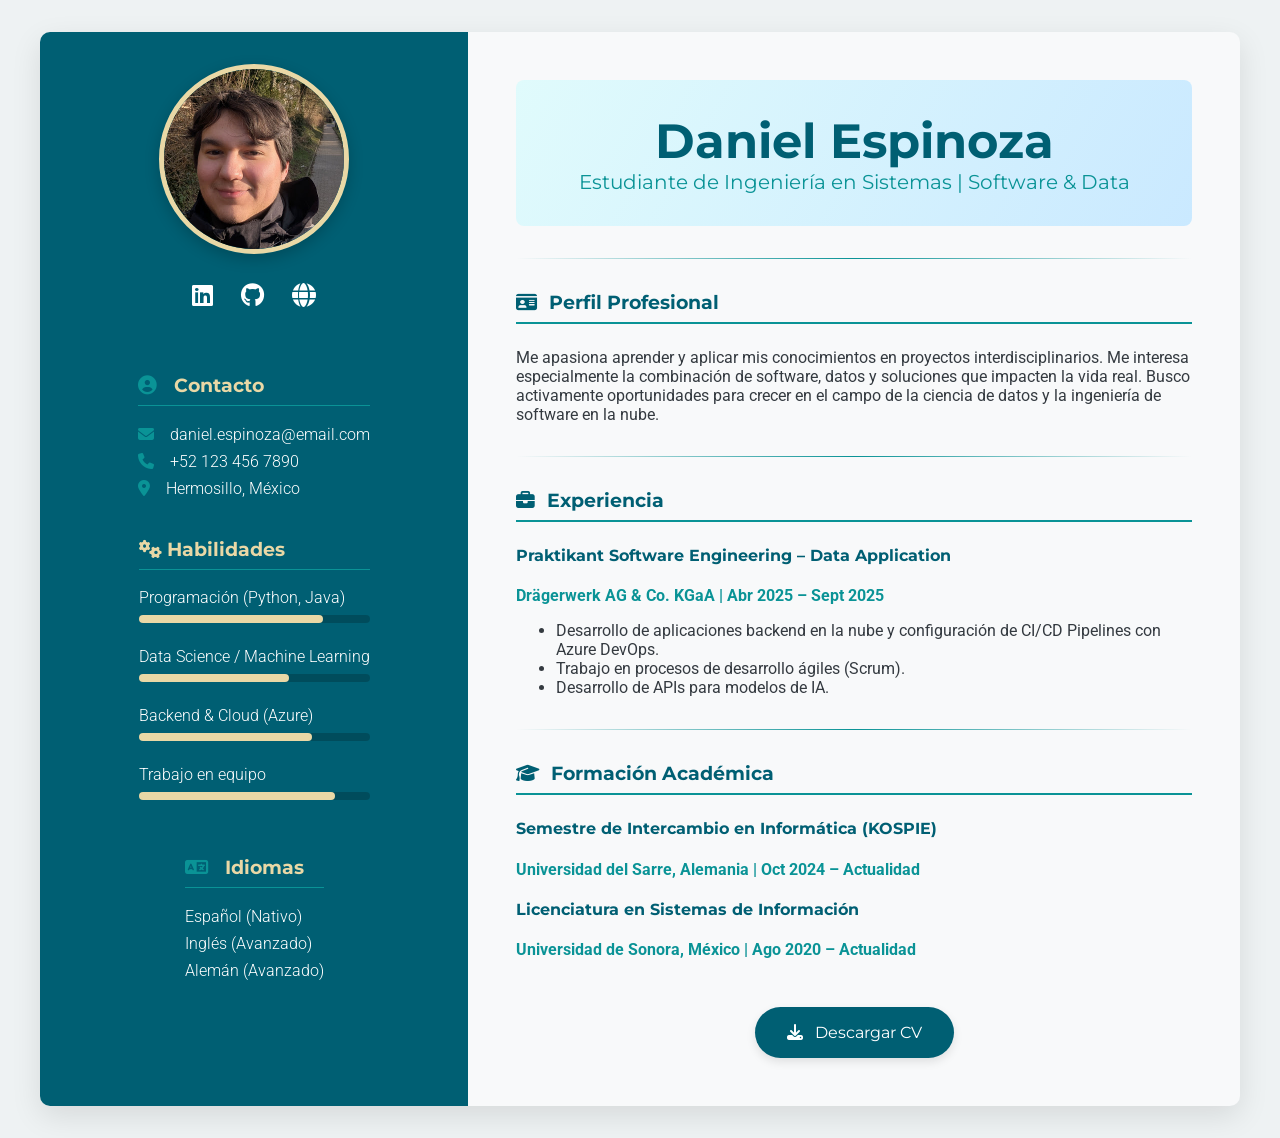
<file: Actividad 11/index.html>
<!DOCTYPE html>
<html lang="es">
<head>
    <meta charset="UTF-8" />
    <meta name="viewport" content="width=device-width, initial-scale=1.0" />
    <title>CV Daniel Espinoza - Diseño Moderno</title>
    <link rel="stylesheet" href="css/styles.css" />
    
    <link 
        rel="stylesheet" 
        href="https://cdnjs.cloudflare.com/ajax/libs/font-awesome/6.5.2/css/all.min.css" 
        integrity="sha512-SnH5WK+bZxgPHs44uWIX+LLJAJ9/2PkPKZ5QiAj6Ta86w+fsb2TkcmfRyVX3pBnMFcV7oQPJkl9QevSCWr3W6A==" 
        crossorigin="anonymous" 
        referrerpolicy="no-referrer" />
    <link rel="preconnect" href="https://fonts.googleapis.com">
    <link rel="preconnect" href="https://fonts.gstatic.com" crossorigin>
    <link href="https://fonts.googleapis.com/css2?family=Roboto:wght@300;400;700&family=Montserrat:wght@700&display=swap" rel="stylesheet">
</head>
<body>
    <div class="cv-container">
        <aside class="left-column">
            <div class="profile-section">
                <img src="./yo.jpg" alt="Foto de perfil de Daniel Espinoza" class="profile-pic"/>
                <div class="social-links">
                    <a href="https://www.linkedin.com/in/danielespz/" target="_blank" rel="noopener noreferrer" aria-label="LinkedIn"><i class="fab fa-linkedin"></i></a>
                    <a href="https://github.com/daeb2222" target="_blank" rel="noopener noreferrer" aria-label="GitHub"><i class="fab fa-github"></i></a>
                    <a href="" target="_blank" rel="noopener noreferrer" aria-label="Portfolio"><i class="fas fa-globe"></i></a>
                </div>
            </div>

            <div class="info-section">
                <h3><i class="fas fa-user-circle"></i> Contacto</h3>
                <p><i class="fas fa-envelope"></i> daniel.espinoza@email.com</p>
                <p><i class="fas fa-phone"></i> +52 123 456 7890</p>
                <p><i class="fas fa-map-marker-alt"></i> Hermosillo, México</p>
            </div>

            <div class="skills-section">
                <h3><i class="fas fa-cogs"></i> Habilidades</h3>
                <div class="skill">
                    <p>Programación (Python, Java)</p>
                    <div class="progress-bar-container">
                        <div class="progress-bar" style="width: 80%;"></div>
                    </div>
                </div>
                <div class="skill">
                    <p>Data Science / Machine Learning</p>
                    <div class="progress-bar-container">
                        <div class="progress-bar" style="width: 65%;"></div>
                    </div>
                </div>
                <div class="skill">
                    <p>Backend & Cloud (Azure)</p>
                    <div class="progress-bar-container">
                        <div class="progress-bar" style="width: 75%;"></div>
                    </div>
                </div>
                <div class="skill">
                    <p>Trabajo en equipo</p>
                    <div class="progress-bar-container">
                        <div class="progress-bar" style="width: 85%;"></div>
                    </div>
                </div>
            </div>
            
             <div class="info-section">
                <h3><i class="fas fa-language"></i> Idiomas</h3>
                <p>Español (Nativo)</p>
                <p>Inglés (Avanzado)</p>
                <p>Alemán (Avanzado)</p>
            </div>
        </aside>

        <main class="right-column">
            <header class="main-header">
                <h1>Daniel Espinoza</h1>
                <h2>Estudiante de Ingeniería en Sistemas | Software & Data</h2>
            </header>

            <hr class="decorative-hr">

            <section id="sobre-mi">
                <h3><i class="fas fa-id-card"></i> Perfil Profesional</h3>
                <p>
                    Me apasiona aprender y aplicar mis conocimientos en proyectos interdisciplinarios. Me interesa especialmente la combinación de software, datos y soluciones que impacten la vida real. Busco activamente oportunidades para crecer en el campo de la ciencia de datos y la ingeniería de software en la nube.
                </p>
            </section>

            <hr class="decorative-hr">
            
            <section id="experiencia">
                <h3><i class="fas fa-briefcase"></i> Experiencia</h3>
                 <article>
                    <h4>Praktikant Software Engineering – Data Application</h4>
                    <p class="company">Drägerwerk AG & Co. KGaA | Abr 2025 – Sept 2025</p>
                    <ul>
                        <li>Desarrollo de aplicaciones backend en la nube y configuración de CI/CD Pipelines con Azure DevOps.</li>
                        <li>Trabajo en procesos de desarrollo ágiles (Scrum).</li>
                        <li>Desarrollo de APIs para modelos de IA.</li>
                    </ul>
                </article>
            </section>

            <hr class="decorative-hr">

            <section id="formacion">
                <h3><i class="fas fa-graduation-cap"></i> Formación Académica</h3>
                <article>
                     <h4>Semestre de Intercambio en Informática (KOSPIE)</h4>
                    <p class="company">Universidad del Sarre, Alemania | Oct 2024 – Actualidad</p>
                </article>
                 <article>
                    <h4>Licenciatura en Sistemas de Información</h4>
                    <p class="company">Universidad de Sonora, México | Ago 2020 – Actualidad</p>
                </article>
            </section>
            
            <footer class="main-footer">
                <button id="botonDescarga" class="cv-button">
                    <i class="fas fa-download"></i> Descargar CV
                </button>
            </footer>
        </main>
    </div>
    
    <script src="js/main.js"></script>
</body>
</html>
</file>
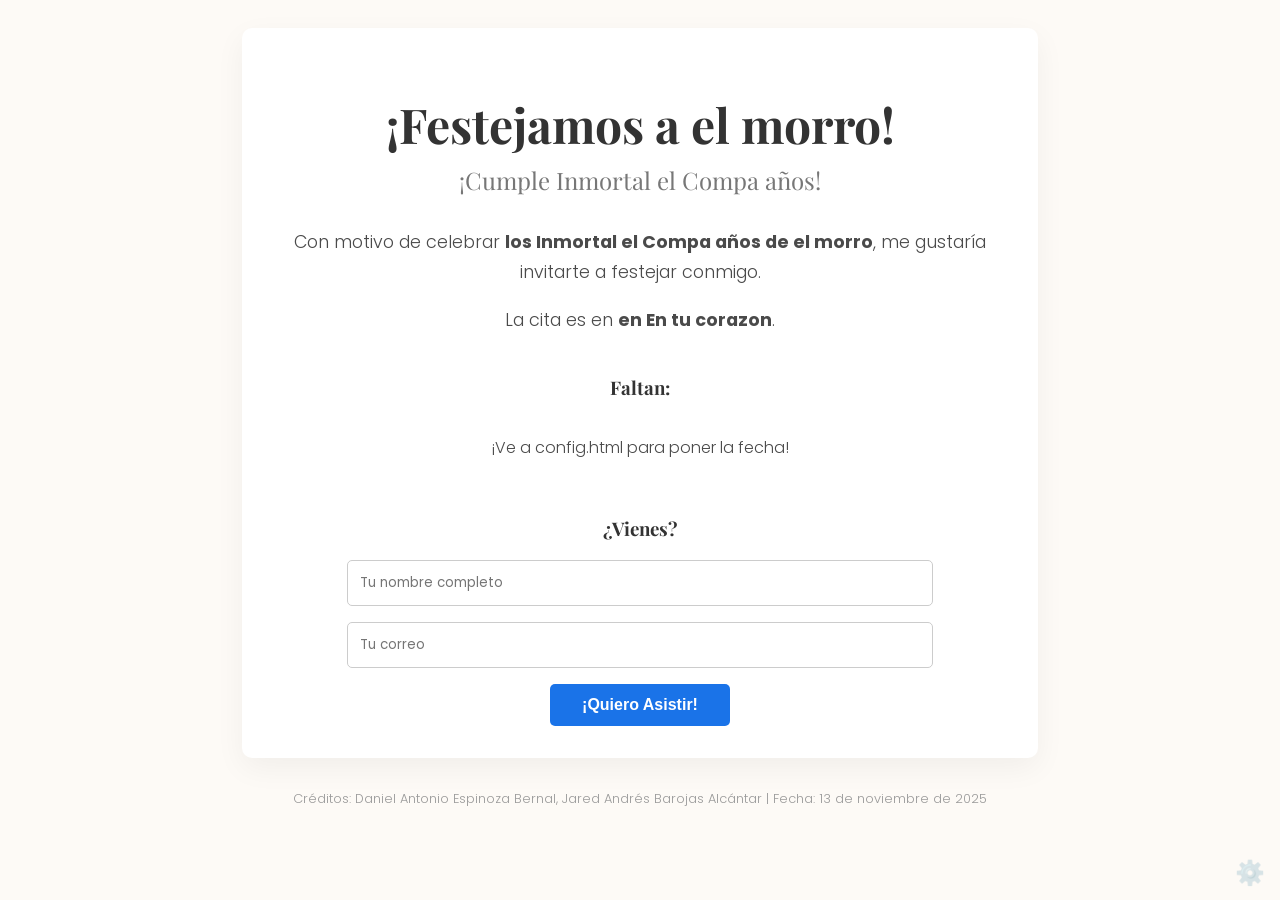
<file: Actividad 14/index.html>
<!DOCTYPE html>
<html lang="es">
<head>
    <meta charset="UTF-8">
    <meta name="viewport" content="width=device-width, initial-scale=1.0">
    <link rel="preconnect" href="https://fonts.googleapis.com">
    <link rel="preconnect" href="https://fonts.gstatic.com" crossorigin>
    <link href="https://fonts.googleapis.com/css2?family=Playfair+Display:wght@400;700&family=Poppins:wght@300&display=swap" rel="stylesheet">
    
    <title>¡Estás Invitado!</title>
    <link rel="stylesheet" href="css/main.css">
</head>
<body>

    <img src="media/meme1.gif" class="floating-meme" alt="meme flotante">
    <img src="media/meme2.gif" class="floating-meme" alt="meme flotante 2">
    <img src="media/meme3.gif" class="floating-meme" alt="meme flotante">
    <img src="media/meme4.gif" class="floating-meme" alt="meme flotante 2">
    <img src="media/meme5.gif" class="floating-meme" alt="meme flotante">
    <img src="media/meme6.gif" class="floating-meme" alt="meme flotante 2">
    
    <div id="loading-overlay">
        <div class="spinner"></div>
        <div class="loading-text">Validando asistencia...</div>
    </div>

    <audio id="party-audio" src="media/nene_malo.mp3" loop></audio>

    <div class="container">
        
        <header>
            <h1 id="event-title">Estás Invitado</h1>
            <h2 id="event-subtitle">a la fiesta del año</h2>
        </header>

        <section class="invitation-text">
            <p>Con motivo de celebrar <strong id="event-reason">mi cumpleaños</strong>, me gustaría invitarte a festejar conmigo.</p>
            <p>La cita es en <strong id="event-location">mi casa</strong>.</p>
        </section>

        <section class="countdown">
            <h3>Faltan:</h3>
            <div id="timer">
                <div class="time-box"><span id="days">00</span> Días</div>
                <div class="time-box"><span id="hours">00</span> Horas</div>
                <div class="time-box"><span id="minutes">00</span> Minutos</div>
                <div class="time-box"><span id="seconds">00</span> Segundos</div>
            </div>
        </section>

        <section class="rsvp">
            <h3>¿Vienes?</h3>
            <form id="rsvp-form">
                <input type="text" id="guest-name" placeholder="Tu nombre completo" required>
                <input type="email" id="guest-email" placeholder="Tu correo" required>
                <button type="submit" id="submit-btn">¡Quiero Asistir!</button>
                
                <div id="dynamic-message">
                    ¡OBVIS QUE SÍ! ¡AHUEVITO CON CHORIZO! 🥳
                </div>
            </form>
        </section>

    </div>

    <footer>
        <p>Créditos: Daniel Antonio Espinoza Bernal, Jared Andrés Barojas Alcántar | Fecha: 13 de noviembre de 2025</p>
        <a href="config.html" class="config-link">⚙️</a>
    </footer>

    <script src="js/main.js"></script>
</body>
</html>
</file>
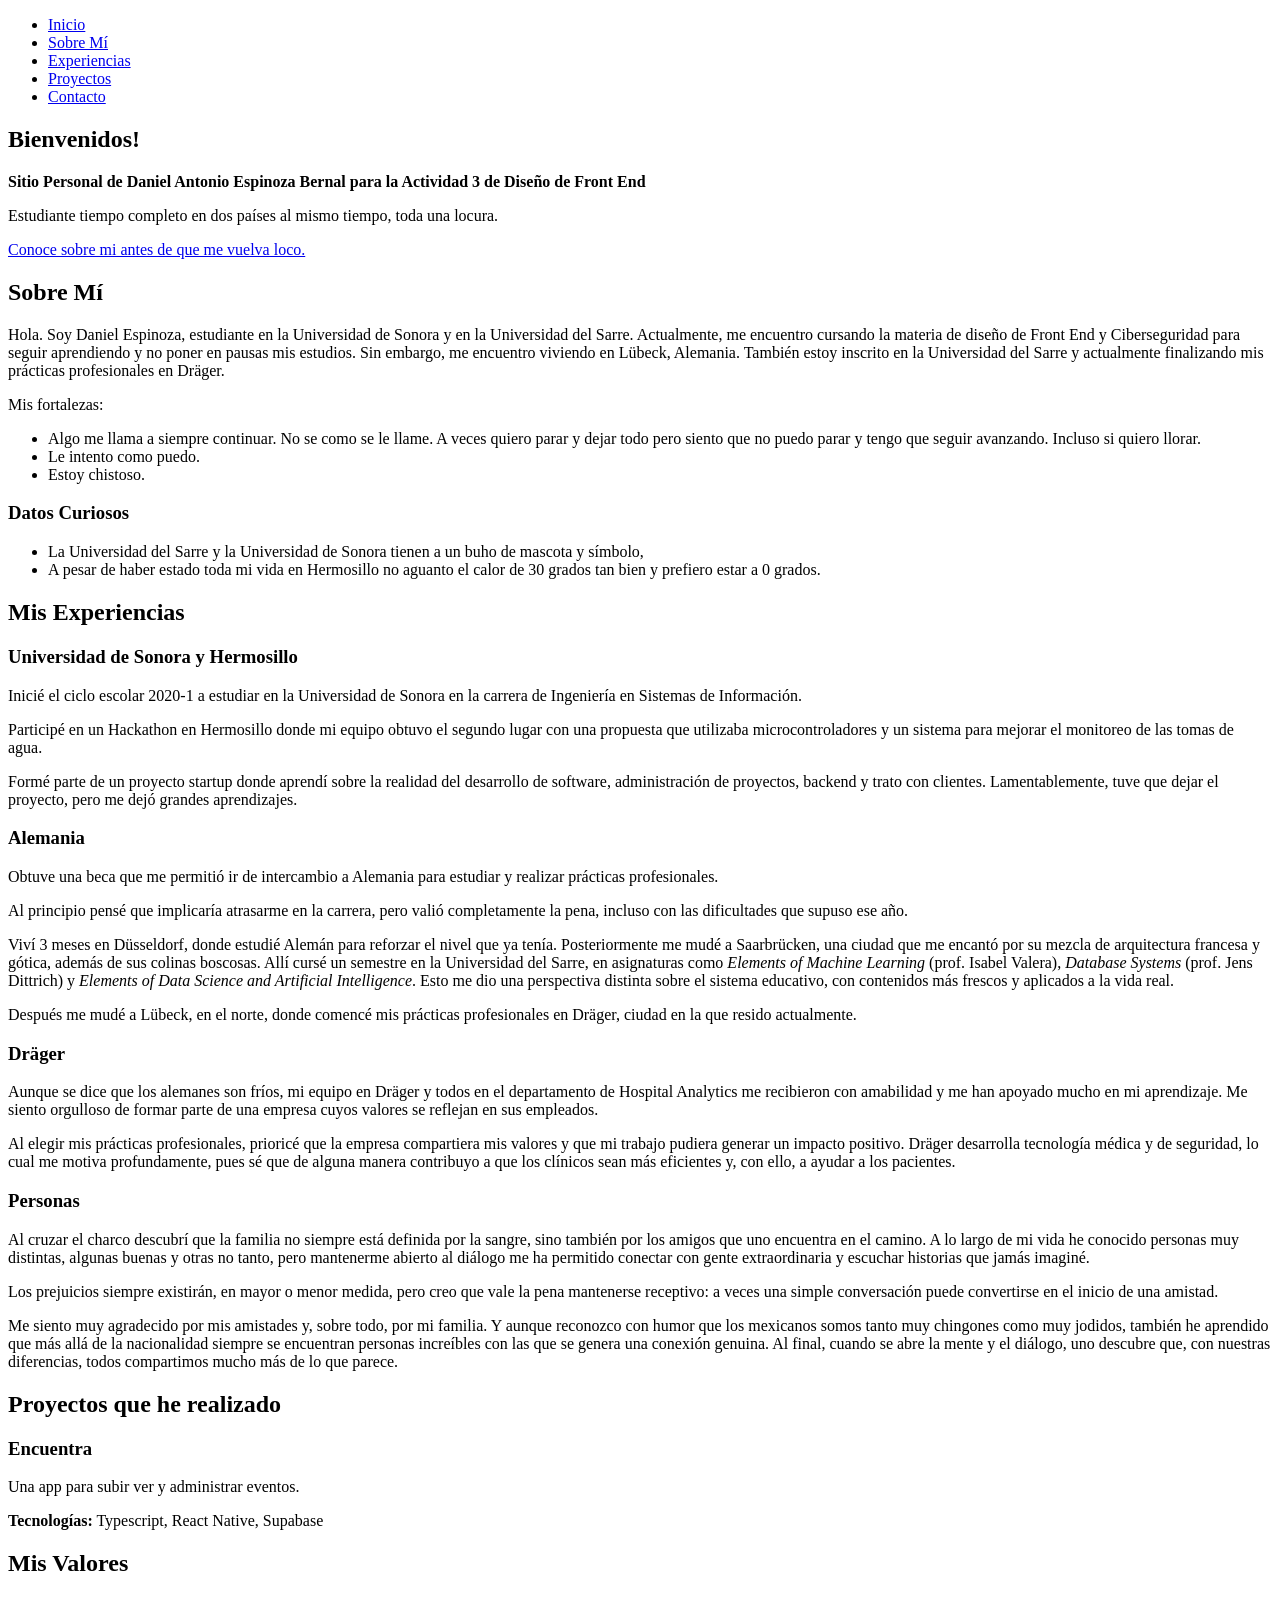
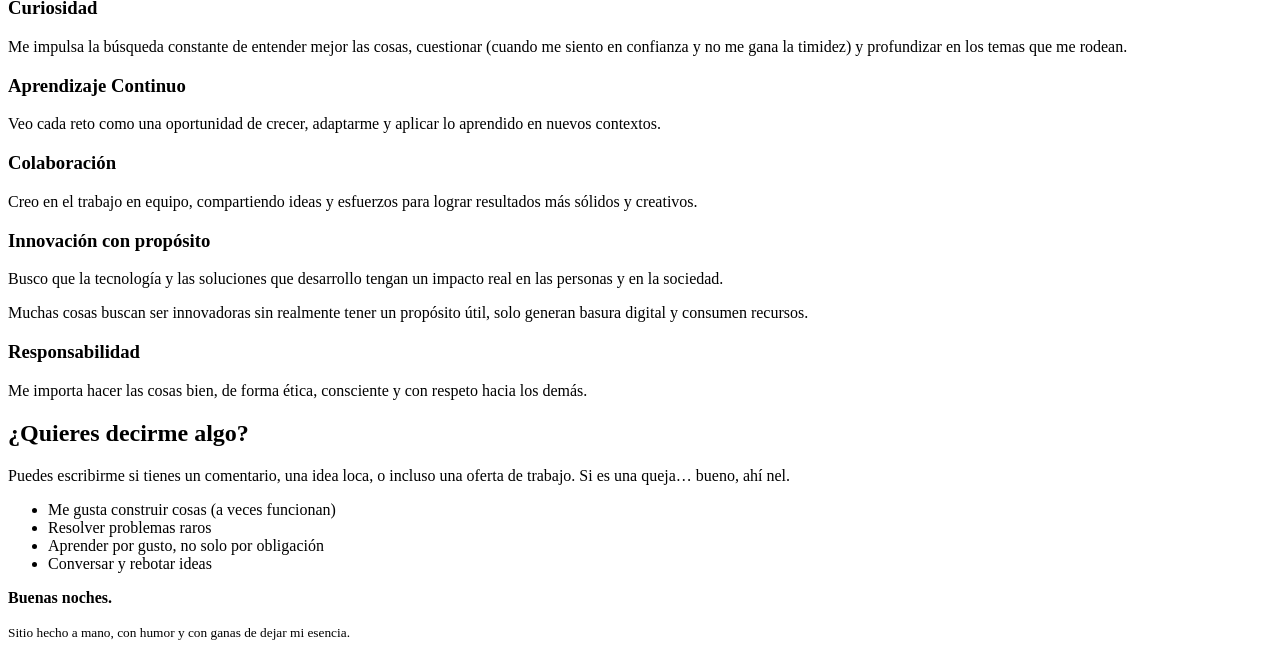
<file: Actividad 3/index.html>
<!DOCTYPE html>
<html lang="es">
<head>
    <meta charset="UTF-8">
    <meta name="viewport" content="width=device-width, initial-scale=1.0">
    <title>Sitio Personal - Actividad 3</title>
</head>
<body>
    <header>
        <nav>
            <ul>
                <li><a href="#home">Inicio</a></li>
                <li><a href="#about">Sobre Mí</a></li>
                <li><a href="#experience">Experiencias</a></li>
                <li><a href="#projects">Proyectos</a></li>
                <li><a href="#contact">Contacto</a></li>
            </ul>
        </nav>
    </header>

    <main>
        <section id="home">
            <h1>Bienvenidos!</h1>
            <p><strong>Sitio Personal de Daniel Antonio Espinoza Bernal para la Actividad 3 de Diseño de Front End</strong></p>
            <p>Estudiante tiempo completo en dos países al mismo tiempo, toda una locura.</p>
            <a href="#about">Conoce sobre mi antes de que me vuelva loco.</a>
        </section>
        <section id="about">
            <header>
                <h2>Sobre Mí</h2>
            </header>
            <article>
                <p>Hola. Soy Daniel Espinoza, estudiante en la Universidad de Sonora y en la Universidad del Sarre. Actualmente, me encuentro cursando la materia de diseño de Front End y Ciberseguridad para seguir aprendiendo y no poner en pausas mis estudios. Sin embargo, me encuentro viviendo en Lübeck, Alemania. También estoy inscrito en la Universidad del Sarre y actualmente finalizando mis prácticas profesionales en Dräger.</p>
                
                <p>Mis fortalezas:</p>
                <ul>
                    <li>Algo me llama a siempre continuar. No se como se le llame. A veces quiero parar y dejar todo pero siento que no puedo parar y tengo que seguir avanzando. Incluso si quiero llorar.</li>
                    <li>Le intento como puedo.</li>
                    <li>Estoy chistoso.</li>
                </ul>

                <aside>
                    <h3>Datos Curiosos</h3>
                    <ul>
                        <li>La Universidad del Sarre y la Universidad de Sonora tienen a un buho de mascota y símbolo,</li>
                        <li>A pesar de haber estado toda mi vida en Hermosillo no aguanto el calor de 30 grados tan bien y prefiero estar a 0 grados.</li>
                    </ul>
                </aside>
            </article>
        </section>
        <section id="experience">
            <header>
            <h2>Mis Experiencias</h2>
            </header>
        <article>
            <h3>Universidad de Sonora y Hermosillo</h3>
            <p>Inicié el ciclo escolar 2020-1 a estudiar en la Universidad de Sonora en la carrera de Ingeniería en Sistemas de Información.</p>
            <p>Participé en un Hackathon en Hermosillo donde mi equipo obtuvo el segundo lugar con una propuesta que utilizaba microcontroladores y un sistema para mejorar el monitoreo de las tomas de agua.</p>
            <p>Formé parte de un proyecto startup donde aprendí sobre la realidad del desarrollo de software, administración de proyectos, backend y trato con clientes. Lamentablemente, tuve que dejar el proyecto, pero me dejó grandes aprendizajes.</p>
        </article>

        <article>
            <h3>Alemania</h3>
            <p>Obtuve una beca que me permitió ir de intercambio a Alemania para estudiar y realizar prácticas profesionales.</p>
            <p>Al principio pensé que implicaría atrasarme en la carrera, pero valió completamente la pena, incluso con las dificultades que supuso ese año.</p>
            <p>Viví 3 meses en Düsseldorf, donde estudié Alemán para reforzar el nivel que ya tenía. Posteriormente me mudé a Saarbrücken, una ciudad que me encantó por su mezcla de arquitectura francesa y gótica, además de sus colinas boscosas. Allí cursé un semestre en la Universidad del Sarre, en asignaturas como <i>Elements of Machine Learning</i> (prof. Isabel Valera), <i>Database Systems</i> (prof. Jens Dittrich) y <i>Elements of Data Science and Artificial Intelligence</i>. Esto me dio una perspectiva distinta sobre el sistema educativo, con contenidos más frescos y aplicados a la vida real.</p>
            <p>Después me mudé a Lübeck, en el norte, donde comencé mis prácticas profesionales en Dräger, ciudad en la que resido actualmente.</p>
        </article>

        <article>
            <h3>Dräger</h3>
            <p>Aunque se dice que los alemanes son fríos, mi equipo en Dräger y todos en el departamento de Hospital Analytics me recibieron con amabilidad y me han apoyado mucho en mi aprendizaje. Me siento orgulloso de formar parte de una empresa cuyos valores se reflejan en sus empleados.</p>
            <p>Al elegir mis prácticas profesionales, prioricé que la empresa compartiera mis valores y que mi trabajo pudiera generar un impacto positivo. Dräger desarrolla tecnología médica y de seguridad, lo cual me motiva profundamente, pues sé que de alguna manera contribuyo a que los clínicos sean más eficientes y, con ello, a ayudar a los pacientes.</p>
        </article>

        <article>
            <h3>Personas</h3>
            <p>Al cruzar el charco descubrí que la familia no siempre está definida por la sangre, sino también por los amigos que uno encuentra en el camino. A lo largo de mi vida he conocido personas muy distintas, algunas buenas y otras no tanto, pero mantenerme abierto al diálogo me ha permitido conectar con gente extraordinaria y escuchar historias que jamás imaginé.</p>
            <p>Los prejuicios siempre existirán, en mayor o menor medida, pero creo que vale la pena mantenerse receptivo: a veces una simple conversación puede convertirse en el inicio de una amistad.</p>
            <p>Me siento muy agradecido por mis amistades y, sobre todo, por mi familia. Y aunque reconozco con humor que los mexicanos somos tanto muy chingones como muy jodidos, también he aprendido que más allá de la nacionalidad siempre se encuentran personas increíbles con las que se genera una conexión genuina. Al final, cuando se abre la mente y el diálogo, uno descubre que, con nuestras diferencias, todos compartimos mucho más de lo que parece.</p>
        </article>
        </section>

        <section id="projects">
            <header>
                <h2>Proyectos que he realizado</h2>
            </header>

            <div>
                <article>
                    <h3>Encuentra</h3>
                    <p>Una app para subir ver y administrar eventos.</p>
                    <p><strong>Tecnologías:</strong> Typescript, React Native, Supabase</p>
                </article>
            </div>
        </section>

        <section id="values">
            <header>
                <h2>Mis Valores</h2>
            </header>
            <article>
                <h3>Curiosidad</h3>
                <p>Me impulsa la búsqueda constante de entender mejor las cosas, cuestionar (cuando me siento en confianza y no me gana la timidez) y profundizar en los temas que me rodean.</p>

                <h3>Aprendizaje Continuo</h3>
                <p>Veo cada reto como una oportunidad de crecer, adaptarme y aplicar lo aprendido en nuevos contextos.</p>

                <h3>Colaboración</h3>
                <p>Creo en el trabajo en equipo, compartiendo ideas y esfuerzos para lograr resultados más sólidos y creativos.</p>

                <h3>Innovación con propósito</h3>
                <p>Busco que la tecnología y las soluciones que desarrollo tengan un impacto real en las personas y en la sociedad.</p>
                <p>Muchas cosas buscan ser innovadoras sin realmente tener un propósito útil, solo generan basura digital y consumen recursos.</p>

                <h3>Responsabilidad</h3>
                <p>Me importa hacer las cosas bien, de forma ética, consciente y con respeto hacia los demás.</p>
            </article>
        </section>

    </main>

    <footer id="contact">
    <section>
        <h2>¿Quieres decirme algo?</h2>
        <p>Puedes escribirme si tienes un comentario, una idea loca, o incluso una oferta de trabajo.  
        Si es una queja… bueno, ahí nel.</p>
        
        <ul>
            <li>Me gusta construir cosas (a veces funcionan)</li>
            <li>Resolver problemas raros</li>
            <li>Aprender por gusto, no solo por obligación</li>
            <li>Conversar y rebotar ideas</li>
        </ul>

        <p><strong>Buenas noches.</strong></p>
    </section>

    <aside>
        <p><small>Sitio hecho a mano, con humor y con ganas de dejar mi esencia.</small></p>
    </aside>
</footer>

</body>
</html>
</file>
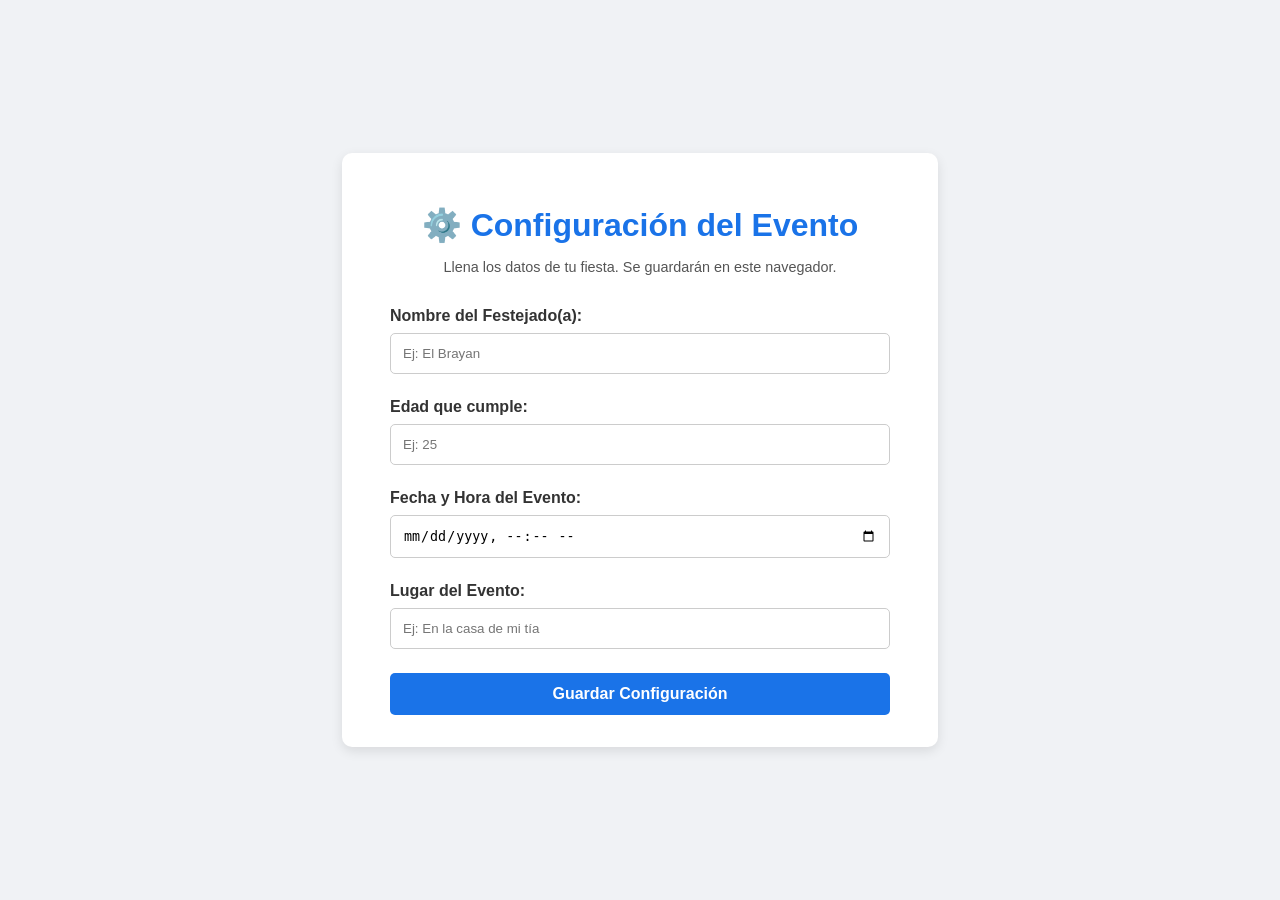
<file: Actividad 14/config.html>
<!DOCTYPE html>
<html lang="es">
<head>
    <meta charset="UTF-8">
    <meta name="viewport" content="width=device-width, initial-scale=1.0">
    <title>Configuración del Evento</title>
    <link rel="stylesheet" href="css/config.css">
</head>
<body>

    <div class="container">
        <h1>⚙️ Configuración del Evento</h1>
        <p>Llena los datos de tu fiesta. Se guardarán en este navegador.</p>

        <form id="config-form">
            <div class="form-group">
                <label for="nombre">Nombre del Festejado(a):</label>
                <input type="text" id="nombre" placeholder="Ej: El Brayan" required>
            </div>

            <div class="form-group">
                <label for="edad">Edad que cumple:</label>
                <input type="number" id="edad" placeholder="Ej: 25" required>
            </div>

            <div class="form-group">
                <label for="fecha">Fecha y Hora del Evento:</label>
                <input type="datetime-local" id="fecha" required>
            </div>

            <div class="form-group">
                <label for="lugar">Lugar del Evento:</label>
                <input type="text" id="lugar" placeholder="Ej: En la casa de mi tía" required>
            </div>

            <button type="submit">Guardar Configuración</button>
        </form>
    </div>

    <script src="js/config.js"></script>
</body>
</html>
</file>
<file: Actividad 11/css/styles.css>
:root {
    --primary-color: #005f73;
    --secondary-color: #0a9396;
    --accent-color: #e9d8a6;
    --light-bg: #f8f9fa;
    --text-color: #343a40;
    --gradient-start: #e0fbfc;
    --gradient-end: #cae9ff;
}

body {
    font-family: 'Roboto', sans-serif;
    color: var(--text-color);
    background-color: #eef2f3;
    background-image: url('https://www.transparenttextures.com/patterns/subtle-zebra-3d.png');
    margin: 0;
    padding: 2rem;
}

h1, h2, h3, h4 {
    font-family: 'Montserrat', sans-serif;
    color: var(--primary-color);
}

.cv-container {
    display: flex;
    max-width: 1200px;
    margin: 0 auto;
    background: var(--light-bg);
    box-shadow: 0 10px 30px rgba(0, 0, 0, 0.1);
    border-radius: 10px;
    overflow: hidden;
}

.left-column {
    background: var(--primary-color);
    color: white;
    padding: 2rem;
    width: 35%;
    display: flex;
    flex-direction: column;
    align-items: center;
}

.right-column {
    padding: 3rem;
    width: 65%;
}

@media (max-width: 992px) {
    .cv-container {
        flex-direction: column;
    }
    .left-column, .right-column {
        width: 100%;
        box-sizing: border-box;
    }
}

.profile-section {
    text-align: center;
    margin-bottom: 2rem;
}

.profile-pic {
    width: 180px;
    height: 180px;
    border-radius: 50%;
    border: 5px solid var(--accent-color);
    box-shadow: 0 5px 15px rgba(0, 0, 0, 0.2);
    object-fit: cover;
    transition: transform 0.3s ease, filter 0.3s ease;
}

.profile-pic:hover {
    transform: scale(1.05);
    filter: brightness(1.1);
}

.left-column h3 {
    color: var(--accent-color);
    margin-top: 2rem;
    border-bottom: 1px solid var(--secondary-color);
    padding-bottom: 0.5rem;
    width: 100%;
}

.info-section p, .skills-section p {
    margin: 0.5rem 0;
    font-weight: 300;
}

.info-section i {
    margin-right: 0.75rem;
    color: var(--secondary-color);
}

.skill {
    margin-bottom: 1.5rem;
}

.progress-bar-container {
    background: rgba(0, 0, 0, 0.2);
    border-radius: 10px;
    height: 8px;
    width: 100%;
}

.progress-bar {
    background: var(--accent-color);
    height: 100%;
    border-radius: 10px;
}

.social-links {
    margin-top: 1.5rem;
}

.social-links a {
    color: white;
    font-size: 1.5rem;
    margin: 0 0.75rem;
    transition: color 0.3s ease, transform 0.3s ease;
}

.social-links a:hover {
    color: var(--accent-color);
    transform: scale(1.2);
}

.main-header {
    text-align: center;
    padding: 2rem;
    margin-bottom: 2rem;
    border-radius: 8px;
    background-image: linear-gradient(120deg, var(--gradient-start), var(--gradient-end));
}

.main-header h1 {
    margin: 0;
    font-size: 3rem;
}

.main-header h2 {
    margin: 0;
    font-size: 1.25rem;
    font-weight: 400;
    color: var(--secondary-color);
}

.right-column section {
    margin-bottom: 2rem;
}

.right-column h3 {
    display: flex;
    align-items: center;
    gap: 0.75rem;
    margin-bottom: 1.5rem;
    border-bottom: 2px solid var(--secondary-color);
    padding-bottom: 0.5rem;
}

.company {
    font-weight: 700;
    color: var(--secondary-color);
    margin: 0.25rem 0;
}

.decorative-hr {
    border: 0;
    height: 1px;
    background-image: linear-gradient(to right, rgba(0,0,0,0), var(--secondary-color), rgba(0,0,0,0));
    margin: 2rem 0;
}

.main-footer {
    text-align: center;
    margin-top: 3rem;
}

.cv-button {
    background: var(--primary-color);
    color: white;
    border: none;
    padding: 1rem 2rem;
    font-family: 'Montserrat', sans-serif;
    font-size: 1rem;
    border-radius: 50px;
    cursor: pointer;
    box-shadow: 0 4px 10px rgba(0, 0, 0, 0.1);
    transition: background-color 0.3s ease, transform 0.3s ease, box-shadow 0.3s ease;
}

.cv-button:hover {
    background: var(--secondary-color);
    transform: translateY(-3px);
    box-shadow: 0 6px 15px rgba(0, 0, 0, 0.2);
}

.cv-button i {
    margin-right: 0.5rem;
}
</file>
<file: Actividad 14/css/main.css>
body {
    font-family: 'Poppins', sans-serif;
    font-weight: 300;
    background-color: #fdfaf6;
    color: #4a4a4a;
    text-align: center;
    transition: background-color 0.5s ease;
    padding: 20px;
}

.container {
    max-width: 700px;
    margin: 0 auto;
    background-color: #ffffff;
    padding: 2rem 3rem;
    border-radius: 10px;
    box-shadow: 0 10px 30px rgba(0, 0, 0, 0.05);
}

h1, h2, h3 {
    font-family: 'Playfair Display', serif;
    color: #333;
}

h1 {
    font-size: 3rem;
    font-weight: 700;
    margin-bottom: 0.5rem;
}

h2 {
    font-size: 1.5rem;
    font-weight: 400;
    margin-top: 0;
    margin-bottom: 2rem;
    color: #777;
}

.invitation-text {
    font-size: 1.1rem;
    line-height: 1.7;
}

.countdown {
    margin: 2.5rem 0;
}

#timer {
    display: flex;
    justify-content: center;
    gap: 1.5rem;
}

.time-box {
    background-color: #f7f7f7;
    padding: 1rem;
    border-radius: 5px;
    min-width: 80px;
}

.time-box span {
    display: block;
    font-size: 2.5rem;
    font-weight: bold;
    color: #1a73e8;
}

#rsvp-form input {
    display: block;
    width: 80%;
    margin: 1rem auto;
    padding: 0.75rem;
    border: 1px solid #ccc;
    border-radius: 5px;
    font-family: 'Poppins', sans-serif;
}

#rsvp-form button {
    background-color: #1a73e8;
    color: white;
    border: none;
    padding: 0.75rem 2rem;
    font-size: 1rem;
    font-weight: bold;
    border-radius: 5px;
    cursor: pointer;
    transition: background-color 0.3s ease, transform 0.2s ease;
}

#rsvp-form button:hover {
    background-color: #1558b0;
    transform: scale(1.05);
}

#dynamic-message {
    display: none;
    font-size: 1.5rem;
    font-weight: bold;
    color: green;
    margin-top: 1rem;
}

footer {
    margin-top: 2rem;
    font-size: 0.8rem;
    color: #999;
}

.config-link {
    text-decoration: none;
    color: #999;
    font-size: 1.5rem;
    position: fixed;
    bottom: 10px;
    right: 15px;
    opacity: 0.3;
}
.config-link:hover {
    opacity: 1;
}


@keyframes spin {
    from { transform: rotate(0deg); }
    to { transform: rotate(360deg); }
}

@keyframes pulse {
    0% { opacity: 0.5; }
    50% { opacity: 1; }
    100% { opacity: 0.5; }
}

#loading-overlay {
    display: none;
    position: fixed;
    top: 0;
    left: 0;
    width: 100%;
    height: 100%;
    background-color: rgba(0, 0, 0, 0.9);
    z-index: 9998;
    flex-direction: column;
    justify-content: center;
    align-items: center;
}

.spinner {
    width: 60px;
    height: 60px;
    border-radius: 50%;
    border: 5px solid #555;
    border-top-color: #fff;
    animation: spin 1s linear infinite;
}

.loading-text {
    font-family: Arial, sans-serif;
    font-size: 1.2rem;
    color: #fff;
    margin-top: 20px;
    animation: pulse 1.5s linear infinite;
}

@keyframes color-change {
    0% { color: red; }
    15% { color: blue; }
    30% { color: green; }
    45% { color: yellow; }
    60% { color: magenta; }
    75% { color: cyan; }
    90% { color: orange; }
    100% { color: red; }
}

@keyframes shake {
    0% { transform: translate(4px, 2px) rotate(0deg); }
    10% { transform: translate(-3px, -5px) rotate(-2deg); }
    20% { transform: translate(-8px, 2px) rotate(2deg); }
    30% { transform: translate(8px, 5px) rotate(0deg); }
    40% { transform: translate(3px, -3px) rotate(2deg); }
    50% { transform: translate(-3px, 5px) rotate(-2deg); }
    60% { transform: translate(-8px, -2px) rotate(0deg); }
    70% { transform: translate(8px, -4px) rotate(-2deg); }
    80% { transform: translate(3px, 5px) rotate(2deg); }
    90% { transform: translate(4px, -2px) rotate(0deg); }
    100% { transform: translate(4px, 2px) rotate(0deg); }
}

@keyframes expand-in {
    from {
        opacity: 0;
        transform: scale(0.5);
    }
    to {
        opacity: 1;
        transform: scale(1);
    }
}

@keyframes pulse-border {
    0% { border-color: red; box-shadow: 0 0 10px red; }
    25% { border-color: cyan; box-shadow: 0 0 20px 10px cyan; }
    50% { border-color: yellow; box-shadow: 0 0 10px yellow; }
    75% { border-color: magenta; box-shadow: 0 0 20px 10px magenta; }
    100% { border-color: red; box-shadow: 0 0 10px red; }
}

body.party-mode {
    font-family: 'Comic Sans MS', cursive, sans-serif !important;
    background-color: #000;
    background-image: url('../media/fiesta.gif');
    background-size: cover;
    background-repeat: no-repeat;
    background-position: center;
    filter: saturate(300%);
    animation: shake 0.3s infinite;
}

.party-mode .container {
    background-color: rgba(0, 0, 0, 0.7);
    box-shadow: 0 0 20px 10px #fff;
    border: 5px dashed red;
    animation: expand-in 0.5s cubic-bezier(0.250, 0.460, 0.450, 0.940) forwards, 
               shake 0.3s 0.5s infinite;
}

.party-mode h1,
.party-mode h2,
.party-mode h3,
.party-mode p,
.party-mode .time-box span,
.party-mode footer {
    font-family: 'Comic Sans MS', cursive, sans-serif !important;
    animation: color-change 0.8s infinite;
}

.party-mode h1 {
    font-size: 5rem;
    animation: shake 0.2s infinite, color-change 0.8s infinite;
}

.party-mode #timer {
    gap: 0.5rem;
}

.party-mode .time-box {
    background-color: #333;
    animation: shake 0.5s infinite;
}

.party-mode #rsvp-form button {
    background-color: green;
    font-size: 1.5rem;
    animation: shake 0.1s infinite;
}

.party-mode #dynamic-message {
    display: block;
    animation: color-change 0.8s infinite, shake 0.2s infinite;
}

.party-mode #guest-name,
.party-mode #guest-email {
    display: none;
}

.floating-meme {
    display: none;
    position: fixed;
    width: 150px;
    height: 150px;
    z-index: 9999;
    border-radius: 50%;
    object-fit: cover;
    transition: transform 2s ease-in-out;
}

.party-mode .floating-meme {
    display: block;
    animation: pulse-border 0.5s infinite;
}
</file>
<file: Actividad 14/css/config.css>
body {
    font-family: Arial, sans-serif;
    background-color: #f0f2f5;
    color: #333;
    display: flex;
    justify-content: center;
    align-items: center;
    min-height: 100vh;
    margin: 0;
}

.container {
    background-color: #ffffff;
    padding: 2rem 3rem;
    border-radius: 10px;
    box-shadow: 0 4px 12px rgba(0, 0, 0, 0.1);
    width: 100%;
    max-width: 500px;
}

h1 {
    color: #1a73e8;
    text-align: center;
    margin-bottom: 0.5rem;
}

p {
    text-align: center;
    margin-bottom: 2rem;
    font-size: 0.9rem;
    color: #555;
}

.form-group {
    margin-bottom: 1.5rem;
}

.form-group label {
    display: block;
    margin-bottom: 0.5rem;
    font-weight: bold;
}

.form-group input {
    width: 100%;
    padding: 0.75rem;
    border: 1px solid #ccc;
    border-radius: 5px;
    box-sizing: border-box;
}

button {
    width: 100%;
    padding: 0.75rem;
    background-color: #1a73e8;
    color: white;
    border: none;
    border-radius: 5px;
    font-size: 1rem;
    font-weight: bold;
    cursor: pointer;
    transition: background-color 0.3s ease;
}

button:hover {
    background-color: #1558b0;
}
</file>
